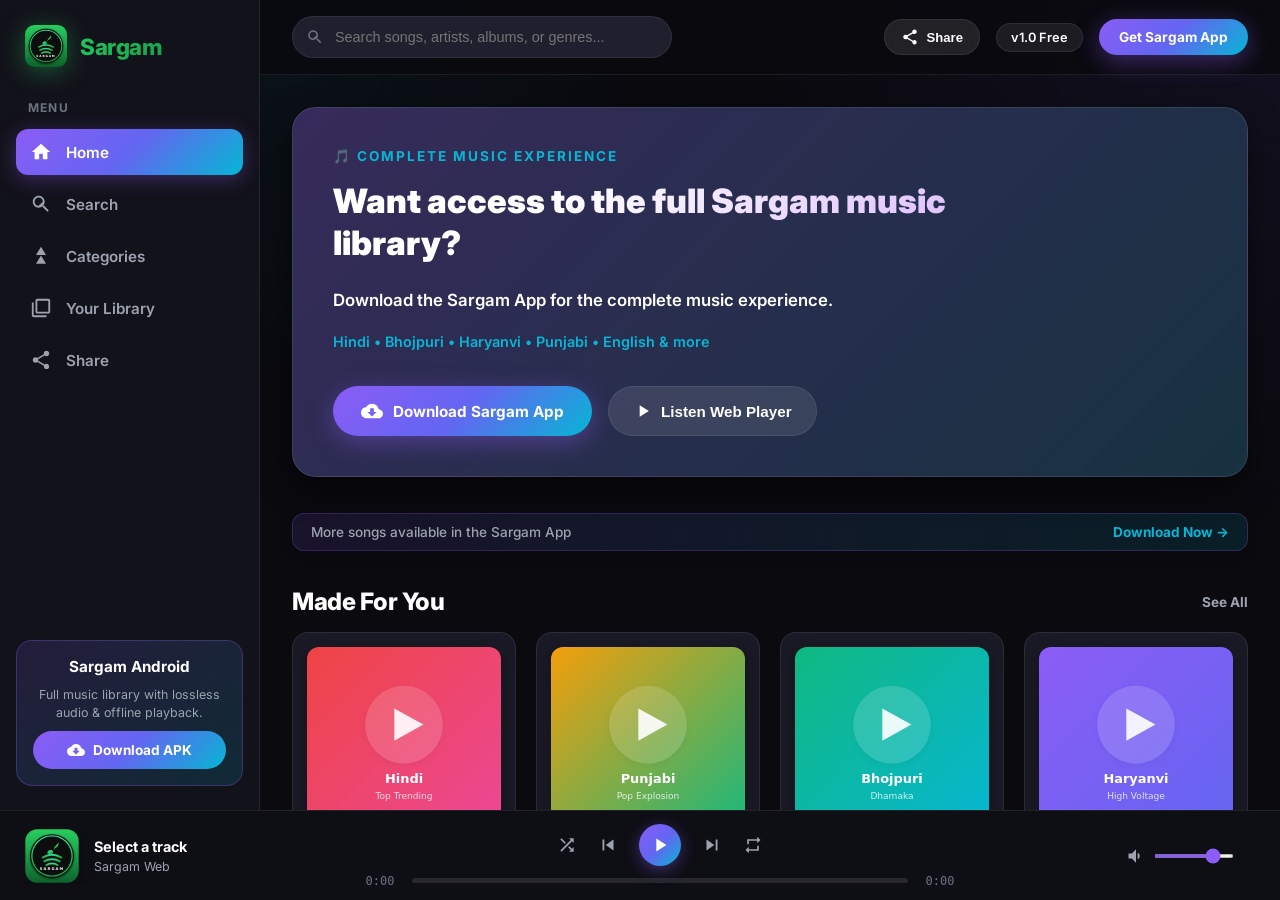
<file: index.html>
<!DOCTYPE html>
<html lang="en">
<head>
  <meta charset="UTF-8" />
  <base href="./" />
  <meta name="viewport" content="width=device-width, initial-scale=1.0"/>
  <title>Sargam Web - Stream Music Everywhere</title>
  <meta name="description" content="Sargam Web is a modern, responsive music streaming application for browser and mobile devices." />
  <link rel="icon" type="image/svg+xml" href="./assets/logo.svg" />

  <!-- Fonts -->
  <link rel="preconnect" href="https://fonts.googleapis.com">
  <link rel="preconnect" href="https://fonts.gstatic.com" crossorigin>
  <link href="https://fonts.googleapis.com/css2?family=Inter:wght@400;500;600;700;800;900&display=swap" rel="stylesheet">

  <!-- CSS Styles -->
  <link rel="stylesheet" href="./css/style.css" />
</head>
<body>

  <div id="app-container">

    <!-- ==========================================
         1. Left Sidebar Navigation (Desktop)
         ========================================== -->
    <aside id="sidebar">
      <a class="brand-logo" data-view="home">
        <img src="./assets/logo.svg" alt="Sargam Logo" />
        <h1>Sargam</h1>
      </a>

      <div class="nav-group">
        <div class="nav-title">Menu</div>
        <a class="nav-item active" data-view="home">
          <svg viewBox="0 0 24 24"><path d="M10 20v-6h4v6h5v-8h3L12 3 2 12h3v8z"/></svg>
          Home
        </a>
        <a class="nav-item" data-view="search">
          <svg viewBox="0 0 24 24"><path d="M15.5 14h-.79l-.28-.27C15.41 12.59 16 11.11 16 9.5 16 5.91 13.09 3 9.5 3S3 5.91 3 9.5 5.91 16 9.5 16c1.61 0 3.09-.59 4.23-1.57l.27.28v.79l5 4.99L20.49 19l-4.99-5zm-6 0C7.01 14 5 11.99 5 9.5S7.01 5 9.5 5 14 7.01 14 9.5 14z"/></svg>
          Search
        </a>
        <a class="nav-item" data-view="categories">
          <svg viewBox="0 0 24 24"><path d="M12 2l-5.5 9h11zM12 11.5l-5.5 9h11z"/></svg>
          Categories
        </a>
        <a class="nav-item" data-view="library">
          <svg viewBox="0 0 24 24"><path d="M4 6H2v14c0 1.1.9 2 2 2h14v-2H4V6zm16-4H8c-1.1 0-2 .9-2 2v12c0 1.1.9 2 2 2h12c1.1 0 2-.9 2-2V4c0-1.1-.9-2-2-2zm0 14H8V4h12v12z"/></svg>
          Your Library
        </a>
        <a class="nav-item btn-share-action" title="Share Sargam">
          <svg viewBox="0 0 24 24"><path d="M18 16.08c-.76 0-1.44.3-1.96.77L8.91 12.7c.05-.23.09-.46.09-.7s-.04-.47-.09-.7l7.05-4.11c.54.5 1.25.81 2.04.81 1.66 0 3-1.34 3-3s-1.34-3-3-3-3 1.34-3 3c0 .24.04.47.09.7L8.04 9.81C7.5 9.31 6.79 9 6 9c-1.66 0-3 1.34-3 3s1.34 3 3 3c.79 0 1.5-.31 2.04-.81l7.12 4.16c-.05.21-.08.43-.08.65 0 1.61 1.31 2.92 2.92 2.92s2.92-1.31 2.92-2.92c0-1.61-1.31-2.92-2.92-2.92z"/></svg>
          Share
        </a>
      </div>

      <!-- Android APK Download Sidebar Card -->
      <div class="apk-card">
        <h4>Sargam Android</h4>
        <p>Full music library with lossless audio & offline playback.</p>
        <a href="./downloads/app-foss-debug.apk" download="app-foss-debug.apk" class="btn-apk" style="text-decoration: none;">
          <svg width="18" height="18" viewBox="0 0 24 24" fill="currentColor">
            <path d="M19.35 10.04C18.67 6.59 15.64 4 12 4 9.11 4 6.6 5.64 5.35 8.04 2.34 8.36 0 10.91 0 14c0 3.31 2.69 6 6 6h13c2.76 0 5-2.24 5-5 0-2.64-2.05-4.78-4.65-4.96zM17 13l-5 5-5-5h3V9h4v4h3z"/>
          </svg>
          Download APK
        </a>
      </div>
    </aside>

    <!-- ==========================================
         2. Main Scrollable Content Area
         ========================================== -->
    <main id="main-content">

      <!-- Top Header Navigation Bar -->
      <header class="top-bar">
        <div class="search-box">
          <svg viewBox="0 0 24 24"><path d="M15.5 14h-.79l-.28-.27C15.41 12.59 16 11.11 16 9.5 16 5.91 13.09 3 9.5 3S3 5.91 3 9.5 5.91 16 9.5 16c1.61 0 3.09-.59 4.23-1.57l.27.28v.79l5 4.99L20.49 19l-4.99-5zm-6 0C7.01 14 5 11.99 5 9.5S7.01 5 9.5 5 14 7.01 14 9.5 14z"/></svg>
          <input type="text" id="main-search-input" placeholder="Search songs, artists, albums, or genres..." />
        </div>

        <div class="top-bar-actions">
          <button class="btn-secondary btn-share-action" title="Share Sargam" style="padding: 8px 16px; font-size: 0.82rem;">
            <svg width="18" height="18" viewBox="0 0 24 24" fill="currentColor"><path d="M18 16.08c-.76 0-1.44.3-1.96.77L8.91 12.7c.05-.23.09-.46.09-.7s-.04-.47-.09-.7l7.05-4.11c.54.5 1.25.81 2.04.81 1.66 0 3-1.34 3-3s-1.34-3-3-3-3 1.34-3 3c0 .24.04.47.09.7L8.04 9.81C7.5 9.31 6.79 9 6 9c-1.66 0-3 1.34-3 3s1.34 3 3 3c.79 0 1.5-.31 2.04-.81l7.12 4.16c-.05.21-.08.43-.08.65 0 1.61 1.31 2.92 2.92 2.92s2.92-1.31 2.92-2.92c0-1.61-1.31-2.92-2.92-2.92z"/></svg>
            Share
          </button>
          <span class="badge-tag">v1.0 Free</span>
          <a href="./downloads/app-foss-debug.apk" download="app-foss-debug.apk" class="btn-primary" style="padding: 10px 20px; font-size: 0.85rem; text-decoration: none;">
            Get Sargam App
          </a>
        </div>
      </header>

      <!-- View A: Home Page -->
      <section id="view-home" class="view-section active">

        <!-- Hero Banner -->
        <div class="hero-banner">
          <div class="hero-content" style="max-width: 680px;">
            <span class="hero-subtitle">🎵 Complete Music Experience</span>
            <h2 class="hero-title" style="font-size: 2.1rem; line-height: 1.25; margin-bottom: 8px;">Want access to the full Sargam music library?</h2>
            <p class="hero-desc" style="font-size: 1.05rem; font-weight: 600; color: #ffffff; margin-bottom: 4px;">
              Download the Sargam App for the complete music experience.
            </p>
            <p style="font-size: 0.9rem; color: var(--accent-cyan); font-weight: 600; margin-bottom: 12px;">
              Hindi • Bhojpuri • Haryanvi • Punjabi • English &amp; more
            </p>
            <div class="hero-buttons">
              <a href="./downloads/app-foss-debug.apk" download="app-foss-debug.apk" class="btn-primary" style="text-decoration: none; padding: 14px 28px;">
                <svg width="22" height="22" viewBox="0 0 24 24" fill="currentColor">
                  <path d="M19.35 10.04C18.67 6.59 15.64 4 12 4 9.11 4 6.6 5.64 5.35 8.04 2.34 8.36 0 10.91 0 14c0 3.31 2.69 6 6 6h13c2.76 0 5-2.24 5-5 0-2.64-2.05-4.78-4.65-4.96zM17 13l-5 5-5-5h3V9h4v4h3z"/>
                </svg>
                Download Sargam App
              </a>
              <button class="btn-secondary" onclick="UI.playAllTrending()">
                <svg width="20" height="20" viewBox="0 0 24 24" fill="currentColor"><path d="M8 5v14l11-7z"/></svg>
                Listen Web Player
              </button>
            </div>
          </div>
        </div>

        <!-- Small Unobtrusive App Download Banner -->
        <div class="search-promo-bar">
          <span>More songs available in the Sargam App</span>
          <a href="./downloads/app-foss-debug.apk" download="app-foss-debug.apk" class="search-promo-btn">
            Download Now →
          </a>
        </div>

        <!-- Featured Playlists Section -->
        <div>
          <div class="section-header">
            <h3 class="section-title">Made For You</h3>
            <span class="see-all" data-view="categories">See All</span>
          </div>
          <div id="featured-playlists-grid" class="grid-cards" style="margin-top: 16px;"></div>
        </div>

        <!-- Trending Songs Section -->
        <div>
          <div class="section-header">
            <h3 class="section-title">Trending Songs</h3>
            <span class="see-all" onclick="UI.playAllTrending()">Play All</span>
          </div>
          <div id="trending-songs-list" class="song-list" style="margin-top: 16px;"></div>
        </div>

        <!-- Popular Artists Section -->
        <div>
          <div class="section-header">
            <h3 class="section-title">Popular Artists</h3>
          </div>
          <div id="top-artists-grid" class="grid-cards" style="margin-top: 16px;"></div>
        </div>

        <!-- Featured Albums Section -->
        <div>
          <div class="section-header">
            <h3 class="section-title">Popular Albums</h3>
          </div>
          <div id="featured-albums-grid" class="grid-cards" style="margin-top: 16px;"></div>
        </div>

      </section>

      <!-- View B: Search & Explore Page -->
      <section id="view-search" class="view-section">

        <!-- Search Results -->
        <div id="search-results-section" style="display: none;">
          <div class="section-header">
            <h3 class="section-title">Search Results</h3>
          </div>
          <div class="search-promo-bar" style="margin-top: 12px;">
            <span>More songs available in the Sargam App</span>
            <a href="./downloads/app-foss-debug.apk" download="app-foss-debug.apk" class="search-promo-btn">
              Download Now →
            </a>
          </div>
          <div id="search-songs-results" class="song-list" style="margin-top: 16px;"></div>
        </div>

        <!-- Browse All Categories -->
        <div id="browse-categories-section">
          <div class="section-header">
            <h3 class="section-title">Browse Music Categories</h3>
          </div>
          <div id="browse-categories-grid" class="grid-cards" style="margin-top: 20px; grid-template-columns: repeat(auto-fill, minmax(220px, 1fr));"></div>
        </div>

      </section>

      <!-- View C: Categories Page -->
      <section id="view-categories" class="view-section">
        <div class="section-header">
          <h3 class="section-title">Music Categories & Genres</h3>
        </div>
        <p style="color: var(--text-muted); margin-top: -20px;">Pick a genre to explore curated tracks and artists.</p>
        <div id="all-categories-grid" class="grid-cards" style="grid-template-columns: repeat(auto-fill, minmax(220px, 1fr));"></div>
      </section>

      <!-- View D: Your Library Page -->
      <section id="view-library" class="view-section">
        <div class="section-header">
          <h3 class="section-title">Your Library</h3>
        </div>

        <div>
          <h4 style="font-size: 1.2rem; margin-bottom: 16px; font-weight: 700;">Liked Songs</h4>
          <div id="liked-songs-list" class="song-list"></div>
        </div>
      </section>

      <!-- View E: Sargam Android APK Download Page -->
      <section id="view-download" class="view-section">
        <div class="hero-banner" style="background: linear-gradient(135deg, rgba(139, 92, 246, 0.35) 0%, rgba(6, 182, 212, 0.25) 100%), var(--bg-card);">
          <div class="hero-content" style="max-width: 650px;">
            <span class="hero-subtitle">Android Application</span>
            <h2 class="hero-title">Download Sargam App for Android</h2>
            <p class="hero-desc">Enjoy full-featured offline music playback, background audio, synchronized lyrics, zero advertisement interruptions, and high fidelity playback directly on your Android phone.</p>
            <div class="hero-buttons">
              <a href="./downloads/app-foss-debug.apk" download="app-foss-debug.apk" class="btn-primary">
                <svg width="22" height="22" viewBox="0 0 24 24" fill="currentColor"><path d="M19.35 10.04C18.67 6.59 15.64 4 12 4 9.11 4 6.6 5.64 5.35 8.04 2.34 8.36 0 10.91 0 14c0 3.31 2.69 6 6 6h13c2.76 0 5-2.24 5-5 0-2.64-2.05-4.78-4.65-4.96zM17 13l-5 5-5-5h3V9h4v4h3z"/></svg>
                Download Sargam FOSS APK
              </a>
            </div>
          </div>
        </div>

        <div class="grid-cards" style="grid-template-columns: repeat(auto-fill, minmax(260px, 1fr)); gap: 24px; margin-top: 10px;">
          <div class="music-card" style="padding: 24px;">
            <h4 style="font-size: 1.1rem; color: var(--accent-cyan); margin-bottom: 8px;">🚀 Lossless Audio</h4>
            <p style="font-size: 0.88rem; color: var(--text-muted); line-height: 1.5;">High fidelity 320kbps and FLAC playback engine for audiophile listening experience.</p>
          </div>

          <div class="music-card" style="padding: 24px;">
            <h4 style="font-size: 1.1rem; color: var(--primary); margin-bottom: 8px;">🔒 Zero Ads</h4>
            <p style="font-size: 0.88rem; color: var(--text-muted); line-height: 1.5;">Pure music without any banner or audio advertisements interrupting your listening.</p>
          </div>

          <div class="music-card" style="padding: 24px;">
            <h4 style="font-size: 1.1rem; color: var(--accent-pink); margin-bottom: 8px;">📲 Offline Mode</h4>
            <p style="font-size: 0.88rem; color: var(--text-muted); line-height: 1.5;">Download your favorite tracks and playlists directly to local device storage.</p>
          </div>
        </div>
      </section>

    </main>

    <!-- ==========================================
         3. Fixed Bottom Audio Player Bar
         ========================================== -->
    <footer id="player-bar">

      <!-- Track Info -->
      <div class="player-track-info">
        <img id="player-cover" class="player-cover" src="./assets/logo.svg" alt="Now Playing Cover" />
        <div class="player-text">
          <div id="player-title" class="player-title">Select a track</div>
          <div id="player-artist" class="player-artist">Sargam Web</div>
        </div>
      </div>

      <!-- Controls & Progress Bar -->
      <div class="player-controls">
        <div class="control-buttons">
          <button id="btn-shuffle" class="btn-icon" title="Shuffle">
            <svg width="20" height="20" viewBox="0 0 24 24" fill="currentColor"><path d="M10.59 9.17L5.41 4 4 5.41l5.17 5.17 1.42-1.41zM14.5 4l2.04 2.04L4 18.59 5.41 20 17.96 7.45 20 9.5V4h-5.5zm.33 9.41l-1.41 1.41 3.13 3.13L14.5 20H20v-5.5l-2.04 2.04-3.13-3.13z"/></svg>
          </button>

          <button id="btn-prev" class="btn-icon" title="Previous">
            <svg width="22" height="22" viewBox="0 0 24 24" fill="currentColor"><path d="M6 6h2v12H6zm3.5 6l8.5 6V6z"/></svg>
          </button>

          <button id="btn-play-pause" class="btn-icon btn-play-pause" title="Play / Pause">
            <svg width="22" height="22" viewBox="0 0 24 24" fill="currentColor"><path d="M8 5v14l11-7z"/></svg>
          </button>

          <button id="btn-next" class="btn-icon" title="Next">
            <svg width="22" height="22" viewBox="0 0 24 24" fill="currentColor"><path d="M6 18l8.5-6L6 6v12zM16 6v12h2V6h-2z"/></svg>
          </button>

          <button id="btn-repeat" class="btn-icon" title="Repeat">
            <svg width="20" height="20" viewBox="0 0 24 24" fill="currentColor"><path d="M7 7h10v3l4-4-4-4v3H5v6h2V7zm10 10H7v-3l-4 4 4 4v-3h12v-6h-2v4z"/></svg>
          </button>
        </div>

        <div class="progress-container">
          <span id="curr-time" class="time-label">0:00</span>
          <div id="progress-bar" class="progress-bar">
            <div id="progress-fill" class="progress-fill"></div>
          </div>
          <span id="dur-time" class="time-label">0:00</span>
        </div>
      </div>

      <!-- Volume & Actions -->
      <div class="player-actions">
        <div class="volume-container">
          <svg width="20" height="20" viewBox="0 0 24 24" fill="currentColor" style="color: var(--text-muted);"><path d="M3 9v6h4l5 5V4L7 9H3zm13.5 3c0-1.77-1.02-3.29-2.5-4.03v8.05c1.48-.73 2.5-2.25 2.5-4.02z"/></svg>
          <input type="range" id="volume-slider" class="volume-slider" min="0" max="1" step="0.01" value="0.8" />
        </div>
      </div>

    </footer>

    <!-- ==========================================
         4. Mobile Bottom Navigation Bar
         ========================================== -->
    <nav id="mobile-bottom-nav">
      <a class="mobile-nav-item active" data-view="home">
        <svg viewBox="0 0 24 24"><path d="M10 20v-6h4v6h5v-8h3L12 3 2 12h3v8z"/></svg>
        Home
      </a>
      <a class="mobile-nav-item" data-view="search">
        <svg viewBox="0 0 24 24"><path d="M15.5 14h-.79l-.28-.27C15.41 12.59 16 11.11 16 9.5 16 5.91 13.09 3 9.5 3S3 5.91 3 9.5 5.91 16 9.5 16c1.61 0 3.09-.59 4.23-1.57l.27.28v.79l5 4.99L20.49 19l-4.99-5zm-6 0C7.01 14 5 11.99 5 9.5S7.01 5 9.5 5 14 7.01 14 9.5 14z"/></svg>
        Search
      </a>
      <a class="mobile-nav-item" data-view="library">
        <svg viewBox="0 0 24 24"><path d="M4 6H2v14c0 1.1.9 2 2 2h14v-2H4V6zm16-4H8c-1.1 0-2 .9-2 2v12c0 1.1.9 2 2 2h12c1.1 0 2-.9 2-2V4c0-1.1-.9-2-2-2zm0 14H8V4h12v12z"/></svg>
        Library
      </a>
      <a class="mobile-nav-item btn-share-action" title="Share Sargam">
        <svg viewBox="0 0 24 24"><path d="M18 16.08c-.76 0-1.44.3-1.96.77L8.91 12.7c.05-.23.09-.46.09-.7s-.04-.47-.09-.7l7.05-4.11c.54.5 1.25.81 2.04.81 1.66 0 3-1.34 3-3s-1.34-3-3-3-3 1.34-3 3c0 .24.04.47.09.7L8.04 9.81C7.5 9.31 6.79 9 6 9c-1.66 0-3 1.34-3 3s1.34 3 3 3c.79 0 1.5-.31 2.04-.81l7.12 4.16c-.05.21-.08.43-.08.65 0 1.61 1.31 2.92 2.92 2.92s2.92-1.31 2.92-2.92c0-1.61-1.31-2.92-2.92-2.92z"/></svg>
        Share
      </a>
      <a class="mobile-nav-item" data-view="download">
        <svg viewBox="0 0 24 24"><path d="M19.35 10.04C18.67 6.59 15.64 4 12 4 9.11 4 6.6 5.64 5.35 8.04 2.34 8.36 0 10.91 0 14c0 3.31 2.69 6 6 6h13c2.76 0 5-2.24 5-5 0-2.64-2.05-4.78-4.65-4.96zM17 13l-5 5-5-5h3V9h4v4h3z"/></svg>
        Get App
      </a>
    </nav>

  </div>

  <!-- JavaScript Modules -->
  <script src="./js/audius.js"></script>
  <script src="./js/data.js"></script>
  <script src="./js/player.js"></script>
  <script src="./js/ui.js"></script>
  <script src="./js/app.js"></script>
</body>
</html>
</file>
<file: css/style.css>
/* ==========================================================================
   Sargam Web - Dark Modern Music Streaming Stylesheet
   ========================================================================== */

:root {
  --bg-dark: #0a0a0f;
  --bg-surface: #12121a;
  --bg-card: #1a1a26;
  --bg-card-hover: #262638;
  --bg-glass: rgba(26, 26, 38, 0.7);
  --bg-input: #1f1f2e;

  --primary: #8b5cf6;
  --primary-hover: #7c3aed;
  --primary-gradient: linear-gradient(135deg, #8b5cf6 0%, #6366f1 50%, #06b6d4 100%);
  --accent-pink: #ec4899;
  --accent-cyan: #06b6d4;

  --text-main: #ffffff;
  --text-muted: #9ca3af;
  --text-sub: #6b7280;

  --border-color: rgba(255, 255, 255, 0.08);
  --radius-lg: 16px;
  --radius-md: 12px;
  --radius-sm: 8px;
  --radius-full: 9999px;

  --sidebar-width: 260px;
  --player-height: 90px;
  --bottom-nav-height: 60px;
  --transition-fast: 0.2s cubic-bezier(0.4, 0, 0.2, 1);
  --shadow-lg: 0 12px 32px rgba(0, 0, 0, 0.5);
}

*, *::before, *::after {
  box-sizing: border-box;
  margin: 0;
  padding: 0;
  -webkit-font-smoothing: antialiased;
}

html, body {
  font-family: 'Inter', system-ui, -apple-system, BlinkMacSystemFont, "Segoe UI", Roboto, sans-serif;
  background-color: var(--bg-dark);
  color: var(--text-main);
  height: 100%;
  width: 100%;
  max-width: 100vw;
  overflow-x: hidden;
  user-select: none;
}

/* Scrollbar Customization */
::-webkit-scrollbar {
  width: 8px;
  height: 8px;
}
::-webkit-scrollbar-track {
  background: transparent;
}
::-webkit-scrollbar-thumb {
  background: rgba(255, 255, 255, 0.15);
  border-radius: 4px;
}
::-webkit-scrollbar-thumb:hover {
  background: rgba(255, 255, 255, 0.3);
}

/* Layout App Container */
#app-container {
  display: grid;
  grid-template-columns: var(--sidebar-width) 1fr;
  grid-template-rows: 1fr var(--player-height);
  height: 100vh;
  width: 100%;
  max-width: 100vw;
  background-color: var(--bg-dark);
  overflow-x: hidden;
}

/* ==========================================================================
   Sidebar Navigation
   ========================================================================== */
#sidebar {
  grid-column: 1 / 2;
  grid-row: 1 / 2;
  background-color: var(--bg-surface);
  border-right: 1px solid var(--border-color);
  display: flex;
  flex-direction: column;
  padding: 24px 16px;
  gap: 32px;
  z-index: 10;
  overflow-y: auto;
}

.brand-logo {
  display: flex;
  align-items: center;
  gap: 12px;
  padding: 0 8px;
  cursor: pointer;
  text-decoration: none;
}

.brand-logo img {
  width: 44px;
  height: 44px;
  border-radius: 10px;
  filter: drop-shadow(0 4px 12px rgba(34, 197, 94, 0.4));
}

.brand-logo h1 {
  font-size: 1.4rem;
  font-weight: 800;
  letter-spacing: -0.5px;
  background: linear-gradient(135deg, #22c55e 0%, #16a34a 100%);
  -webkit-background-clip: text;
  -webkit-text-fill-color: transparent;
}

.nav-group {
  display: flex;
  flex-direction: column;
  gap: 6px;
}

.nav-title {
  font-size: 0.75rem;
  text-transform: uppercase;
  letter-spacing: 1.2px;
  color: var(--text-sub);
  margin-bottom: 8px;
  padding-left: 12px;
  font-weight: 700;
}

.nav-item {
  display: flex;
  align-items: center;
  gap: 14px;
  padding: 12px 14px;
  border-radius: var(--radius-md);
  color: var(--text-muted);
  font-weight: 600;
  font-size: 0.95rem;
  cursor: pointer;
  transition: all var(--transition-fast);
  text-decoration: none;
}

.nav-item svg {
  width: 22px;
  height: 22px;
  fill: currentColor;
}

.nav-item:hover, .nav-item.active {
  color: var(--text-main);
  background-color: rgba(255, 255, 255, 0.06);
}

.nav-item.active {
  background: var(--primary-gradient);
  color: #ffffff;
  box-shadow: 0 4px 20px rgba(139, 92, 246, 0.35);
}

.apk-card {
  margin-top: auto;
  background: linear-gradient(145deg, rgba(139, 92, 246, 0.15), rgba(6, 182, 212, 0.15));
  border: 1px solid rgba(139, 92, 246, 0.3);
  border-radius: var(--radius-lg);
  padding: 16px;
  text-align: center;
  display: flex;
  flex-direction: column;
  gap: 10px;
}

.apk-card h4 {
  font-size: 0.95rem;
  font-weight: 700;
}

.apk-card p {
  font-size: 0.78rem;
  color: var(--text-muted);
  line-height: 1.4;
}

.btn-apk {
  display: flex;
  align-items: center;
  justify-content: center;
  gap: 8px;
  background: var(--primary-gradient);
  color: #fff;
  padding: 10px 14px;
  border-radius: var(--radius-full);
  font-size: 0.85rem;
  font-weight: 700;
  cursor: pointer;
  border: none;
  transition: transform var(--transition-fast), box-shadow var(--transition-fast);
}

.btn-apk:hover {
  transform: translateY(-2px);
  box-shadow: 0 6px 20px rgba(139, 92, 246, 0.4);
}

/* ==========================================================================
   Main Content Area
   ========================================================================== */
#main-content {
  grid-column: 2 / 3;
  grid-row: 1 / 2;
  overflow-y: auto;
  overflow-x: hidden;
  display: flex;
  flex-direction: column;
  position: relative;
  width: 100%;
  max-width: 100%;
  background: radial-gradient(circle at top right, rgba(139, 92, 246, 0.08), transparent 40%),
              radial-gradient(circle at top left, rgba(6, 182, 212, 0.05), transparent 30%);
}

/* Top Navbar */
.top-bar {
  position: sticky;
  top: 0;
  z-index: 20;
  display: flex;
  align-items: center;
  justify-content: space-between;
  padding: 16px 32px;
  background: rgba(10, 10, 15, 0.85);
  backdrop-filter: blur(16px);
  border-bottom: 1px solid var(--border-color);
  width: 100%;
  box-sizing: border-box;
}

.search-box {
  position: relative;
  width: 380px;
  max-width: 100%;
}

.search-box input {
  width: 100%;
  padding: 12px 16px 12px 42px;
  background-color: var(--bg-input);
  border: 1px solid var(--border-color);
  border-radius: var(--radius-full);
  color: var(--text-main);
  font-size: 0.9rem;
  outline: none;
  transition: border-color var(--transition-fast), box-shadow var(--transition-fast);
  box-sizing: border-box;
}

.search-box input:focus {
  border-color: var(--primary);
  box-shadow: 0 0 0 3px rgba(139, 92, 246, 0.2);
}

.search-box svg {
  position: absolute;
  left: 14px;
  top: 50%;
  transform: translateY(-50%);
  width: 18px;
  height: 18px;
  fill: var(--text-sub);
}

.top-bar-actions {
  display: flex;
  align-items: center;
  gap: 16px;
}

.badge-tag {
  background: rgba(255, 255, 255, 0.08);
  color: var(--text-main);
  padding: 6px 14px;
  border-radius: var(--radius-full);
  font-size: 0.8rem;
  font-weight: 600;
  border: 1px solid var(--border-color);
}

/* Unobtrusive Search & Music Promo Bar */
.search-promo-bar {
  display: flex;
  align-items: center;
  justify-content: space-between;
  background: linear-gradient(90deg, rgba(139, 92, 246, 0.12) 0%, rgba(6, 182, 212, 0.12) 100%);
  border: 1px solid rgba(139, 92, 246, 0.25);
  border-radius: var(--radius-md);
  padding: 10px 18px;
  font-size: 0.85rem;
  color: var(--text-main);
  box-shadow: 0 4px 12px rgba(0, 0, 0, 0.15);
  width: 100%;
  box-sizing: border-box;
}

.search-promo-bar span {
  font-weight: 500;
  color: var(--text-muted);
}

.search-promo-btn {
  color: var(--accent-cyan);
  font-weight: 700;
  text-decoration: none;
  display: inline-flex;
  align-items: center;
  gap: 4px;
  transition: color var(--transition-fast), transform var(--transition-fast);
}

.search-promo-btn:hover {
  color: #ffffff;
  transform: translateX(3px);
}

/* Main Views Container */
.view-section {
  display: none;
  padding: 32px;
  flex-direction: column;
  gap: 36px;
  animation: fadeIn 0.3s ease-out;
  width: 100%;
  max-width: 100%;
  box-sizing: border-box;
}

.view-section.active {
  display: flex;
}

@keyframes fadeIn {
  from { opacity: 0; transform: translateY(8px); }
  to { opacity: 1; transform: translateY(0); }
}

/* Hero Section */
.hero-banner {
  position: relative;
  background: linear-gradient(135deg, rgba(139, 92, 246, 0.25) 0%, rgba(6, 182, 212, 0.15) 100%),
              var(--bg-card);
  border: 1px solid rgba(255, 255, 255, 0.1);
  border-radius: 24px;
  padding: 40px;
  display: flex;
  align-items: center;
  justify-content: space-between;
  overflow: hidden;
  box-shadow: var(--shadow-lg);
  width: 100%;
  box-sizing: border-box;
}

.hero-content {
  max-width: 550px;
  z-index: 2;
  display: flex;
  flex-direction: column;
  gap: 16px;
  width: 100%;
}

.hero-subtitle {
  font-size: 0.85rem;
  font-weight: 700;
  text-transform: uppercase;
  letter-spacing: 2px;
  color: var(--accent-cyan);
}

.hero-title {
  font-size: 2.5rem;
  font-weight: 900;
  line-height: 1.15;
  background: linear-gradient(135deg, #ffffff 30%, #d8b4fe 100%);
  -webkit-background-clip: text;
  -webkit-text-fill-color: transparent;
  word-break: break-word;
}

.hero-desc {
  font-size: 0.95rem;
  color: var(--text-muted);
  line-height: 1.5;
}

.hero-buttons {
  display: flex;
  align-items: center;
  gap: 16px;
  margin-top: 8px;
  flex-wrap: wrap;
}

.btn-primary {
  display: inline-flex;
  align-items: center;
  gap: 10px;
  background: var(--primary-gradient);
  color: #ffffff;
  padding: 14px 28px;
  border-radius: var(--radius-full);
  font-weight: 700;
  font-size: 0.95rem;
  border: none;
  cursor: pointer;
  box-shadow: 0 6px 24px rgba(139, 92, 246, 0.4);
  transition: transform var(--transition-fast), box-shadow var(--transition-fast);
}

.btn-primary:hover {
  transform: scale(1.04);
  box-shadow: 0 8px 30px rgba(139, 92, 246, 0.6);
}

.btn-secondary {
  display: inline-flex;
  align-items: center;
  gap: 8px;
  background: rgba(255, 255, 255, 0.1);
  color: #ffffff;
  padding: 14px 24px;
  border-radius: var(--radius-full);
  font-weight: 600;
  font-size: 0.95rem;
  border: 1px solid var(--border-color);
  cursor: pointer;
  transition: background var(--transition-fast);
}

.btn-secondary:hover {
  background: rgba(255, 255, 255, 0.2);
}

/* Content Headings & Grids */
.section-header {
  display: flex;
  align-items: center;
  justify-content: space-between;
  width: 100%;
}

.section-title {
  font-size: 1.5rem;
  font-weight: 800;
  letter-spacing: -0.5px;
}

.see-all {
  font-size: 0.85rem;
  font-weight: 700;
  color: var(--text-muted);
  cursor: pointer;
  transition: color var(--transition-fast);
}

.see-all:hover {
  color: var(--primary);
}

/* Responsive Grid layouts */
.grid-cards {
  display: grid;
  grid-template-columns: repeat(auto-fill, minmax(180px, 1fr));
  gap: 20px;
  width: 100%;
  box-sizing: border-box;
}

/* Card Styling */
.music-card {
  background-color: var(--bg-card);
  border: 1px solid var(--border-color);
  border-radius: var(--radius-lg);
  padding: 14px;
  display: flex;
  flex-direction: column;
  gap: 12px;
  cursor: pointer;
  position: relative;
  transition: transform var(--transition-fast), background-color var(--transition-fast), border-color var(--transition-fast);
  width: 100%;
  box-sizing: border-box;
}

.music-card:hover {
  background-color: var(--bg-card-hover);
  border-color: rgba(139, 92, 246, 0.3);
  transform: translateY(-4px);
}

.card-img-wrapper {
  position: relative;
  width: 100%;
  aspect-ratio: 1 / 1;
  border-radius: var(--radius-md);
  overflow: hidden;
  box-shadow: 0 4px 16px rgba(0, 0, 0, 0.3);
}

.card-img-wrapper img {
  width: 100%;
  height: 100%;
  object-fit: cover;
  transition: transform 0.3s ease;
}

.music-card:hover .card-img-wrapper img {
  transform: scale(1.05);
}

.card-play-btn {
  position: absolute;
  right: 12px;
  bottom: 12px;
  width: 44px;
  height: 44px;
  border-radius: 50%;
  background: var(--primary-gradient);
  display: flex;
  align-items: center;
  justify-content: center;
  box-shadow: 0 8px 20px rgba(0, 0, 0, 0.5);
  opacity: 0;
  transform: translateY(10px);
  transition: all var(--transition-fast);
}

.music-card:hover .card-play-btn {
  opacity: 1;
  transform: translateY(0);
}

.card-play-btn svg {
  width: 20px;
  height: 20px;
  fill: #ffffff;
  margin-left: 2px;
}

.card-info {
  display: flex;
  flex-direction: column;
  gap: 4px;
  overflow: hidden;
  width: 100%;
}

.card-title {
  font-size: 0.95rem;
  font-weight: 700;
  white-space: nowrap;
  overflow: hidden;
  text-overflow: ellipsis;
}

.card-subtitle {
  font-size: 0.8rem;
  color: var(--text-muted);
  white-space: nowrap;
  overflow: hidden;
  text-overflow: ellipsis;
}

/* Category Cards Grid */
.category-card {
  height: 120px;
  border-radius: var(--radius-lg);
  padding: 16px;
  position: relative;
  overflow: hidden;
  cursor: pointer;
  display: flex;
  flex-direction: column;
  justify-content: space-between;
  transition: transform var(--transition-fast);
  width: 100%;
  box-sizing: border-box;
}

.category-card:hover {
  transform: scale(1.03);
}

.category-title {
  font-size: 1.1rem;
  font-weight: 800;
  color: #ffffff;
  z-index: 2;
}

.category-icon {
  font-size: 2.8rem;
  position: absolute;
  right: -6px;
  bottom: -6px;
  transform: rotate(15deg);
  opacity: 0.85;
}

/* Songs List Table */
.song-list {
  display: flex;
  flex-direction: column;
  gap: 4px;
  width: 100%;
}

.song-row {
  display: grid;
  grid-template-columns: 40px 1fr 180px 80px 50px;
  align-items: center;
  padding: 10px 16px;
  border-radius: var(--radius-md);
  cursor: pointer;
  transition: background-color var(--transition-fast);
  width: 100%;
  box-sizing: border-box;
}

.song-row:hover {
  background-color: rgba(255, 255, 255, 0.06);
}

.song-row.playing {
  background-color: rgba(139, 92, 246, 0.15);
  color: var(--primary);
}

.song-index {
  font-size: 0.9rem;
  color: var(--text-sub);
  font-weight: 600;
}

.song-details {
  display: flex;
  align-items: center;
  gap: 14px;
  min-width: 0;
  overflow: hidden;
}

.song-thumb {
  width: 44px;
  height: 44px;
  border-radius: var(--radius-sm);
  object-fit: cover;
  flex-shrink: 0;
}

.song-meta {
  display: flex;
  flex-direction: column;
  gap: 2px;
  min-width: 0;
  overflow: hidden;
}

.song-name {
  font-size: 0.95rem;
  font-weight: 600;
  white-space: nowrap;
  overflow: hidden;
  text-overflow: ellipsis;
}

.song-artist {
  font-size: 0.8rem;
  color: var(--text-muted);
  white-space: nowrap;
  overflow: hidden;
  text-overflow: ellipsis;
}

.song-album {
  font-size: 0.85rem;
  color: var(--text-muted);
  white-space: nowrap;
  overflow: hidden;
  text-overflow: ellipsis;
}

.song-duration {
  font-size: 0.85rem;
  color: var(--text-sub);
  text-align: right;
}

.song-like-btn {
  background: none;
  border: none;
  cursor: pointer;
  color: var(--text-sub);
  display: flex;
  align-items: center;
  justify-content: center;
  transition: color var(--transition-fast);
}

.song-like-btn.liked {
  color: var(--accent-pink);
}

/* ==========================================================================
   Bottom Music Player
   ========================================================================== */
#player-bar {
  grid-column: 1 / -1;
  grid-row: 2 / 3;
  background: rgba(15, 15, 23, 0.95);
  backdrop-filter: blur(20px);
  border-top: 1px solid var(--border-color);
  display: grid;
  grid-template-columns: 280px 1fr 240px;
  align-items: center;
  padding: 0 24px;
  z-index: 100;
  width: 100%;
  box-sizing: border-box;
}

/* Track Info Left */
.player-track-info {
  display: flex;
  align-items: center;
  gap: 14px;
  overflow: hidden;
  min-width: 0;
}

.player-cover {
  width: 56px;
  height: 56px;
  border-radius: var(--radius-sm);
  object-fit: cover;
  box-shadow: 0 4px 12px rgba(0, 0, 0, 0.4);
  flex-shrink: 0;
}

.player-text {
  display: flex;
  flex-direction: column;
  gap: 4px;
  overflow: hidden;
  min-width: 0;
}

.player-title {
  font-size: 0.9rem;
  font-weight: 700;
  white-space: nowrap;
  overflow: hidden;
  text-overflow: ellipsis;
}

.player-artist {
  font-size: 0.78rem;
  color: var(--text-muted);
  white-space: nowrap;
  overflow: hidden;
  text-overflow: ellipsis;
}

/* Player Controls Center */
.player-controls {
  display: flex;
  flex-direction: column;
  align-items: center;
  gap: 8px;
  max-width: 600px;
  margin: 0 auto;
  width: 100%;
}

.control-buttons {
  display: flex;
  align-items: center;
  gap: 20px;
}

.btn-icon {
  background: none;
  border: none;
  color: var(--text-muted);
  cursor: pointer;
  display: flex;
  align-items: center;
  justify-content: center;
  transition: color var(--transition-fast), transform var(--transition-fast);
}

.btn-icon:hover {
  color: var(--text-main);
}

.btn-icon.active {
  color: var(--primary);
}

.btn-play-pause {
  width: 42px;
  height: 42px;
  border-radius: 50%;
  background: var(--primary-gradient);
  color: #ffffff;
  box-shadow: 0 4px 16px rgba(139, 92, 246, 0.4);
  transition: transform var(--transition-fast);
  flex-shrink: 0;
}

.btn-play-pause:hover {
  transform: scale(1.08);
}

/* Progress bar */
.progress-container {
  display: flex;
  align-items: center;
  gap: 12px;
  width: 100%;
}

.time-label {
  font-size: 0.75rem;
  color: var(--text-sub);
  width: 40px;
  text-align: center;
  font-family: monospace;
}

.progress-bar {
  flex: 1;
  height: 5px;
  background: rgba(255, 255, 255, 0.1);
  border-radius: var(--radius-full);
  position: relative;
  cursor: pointer;
  overflow: hidden;
}

.progress-fill {
  height: 100%;
  background: var(--primary-gradient);
  border-radius: var(--radius-full);
  width: 0%;
  transition: width 0.1s linear;
}

/* Player Actions Right */
.player-actions {
  display: flex;
  align-items: center;
  justify-content: flex-end;
  gap: 16px;
}

.volume-container {
  display: flex;
  align-items: center;
  gap: 8px;
  width: 130px;
}

.volume-slider {
  width: 80px;
  height: 4px;
  accent-color: var(--primary);
  cursor: pointer;
}

/* ==========================================================================
   Mobile Navigation Bar & Responsive Media Queries
   ========================================================================== */
#mobile-bottom-nav {
  display: none;
  position: fixed;
  bottom: 0;
  left: 0;
  right: 0;
  width: 100%;
  height: var(--bottom-nav-height);
  background: rgba(15, 15, 23, 0.98);
  backdrop-filter: blur(20px);
  border-top: 1px solid var(--border-color);
  z-index: 150;
  justify-content: space-around;
  align-items: center;
  box-sizing: border-box;
}

.mobile-nav-item {
  display: flex;
  flex-direction: column;
  align-items: center;
  gap: 4px;
  color: var(--text-muted);
  font-size: 0.7rem;
  font-weight: 600;
  text-decoration: none;
  cursor: pointer;
}

.mobile-nav-item svg {
  width: 22px;
  height: 22px;
  fill: currentColor;
}

.mobile-nav-item.active {
  color: var(--primary);
}

/* Media Query: Tablets and Mobile Devices */
@media (max-width: 900px) {
  #app-container {
    grid-template-columns: 1fr;
    grid-template-rows: 1fr;
    height: 100vh;
    width: 100%;
  }

  #sidebar {
    display: none;
  }

  #main-content {
    grid-column: 1 / -1;
    grid-row: 1 / -1;
    width: 100%;
    max-width: 100vw;
  }

  .view-section {
    padding: 20px 16px 140px 16px;
    gap: 24px;
  }

  .song-row {
    grid-template-columns: 28px 1fr 50px 36px;
    padding: 8px 10px;
  }

  .song-album {
    display: none;
  }

  .top-bar {
    padding: 12px 16px;
  }

  .search-box {
    width: 100%;
    max-width: 100%;
  }

  .hero-banner {
    padding: 24px;
    flex-direction: column;
    text-align: left;
  }

  .hero-title {
    font-size: 1.8rem;
  }

  #player-bar {
    position: fixed;
    bottom: var(--bottom-nav-height, 60px);
    left: 0;
    right: 0;
    width: 100%;
    height: 64px;
    padding: 0 16px;
    display: flex;
    align-items: center;
    justify-content: space-between;
    background: rgba(18, 18, 26, 0.98);
    backdrop-filter: blur(16px);
    border-top: 1px solid var(--border-color);
    z-index: 140;
    box-sizing: border-box;
  }

  .player-track-info {
    flex: 1;
    min-width: 0;
  }

  .player-controls {
    width: auto;
    max-width: none;
    margin: 0;
    flex-direction: row;
  }

  .progress-container, .player-actions, #btn-shuffle, #btn-repeat {
    display: none;
  }

  .control-buttons {
    gap: 12px;
  }

  #mobile-bottom-nav {
    display: flex;
  }
}

/* Media Query: Compact Mobile Devices (320px–480px / e.g. 360x800, 390x844) */
@media (max-width: 600px) {
  .top-bar {
    padding: 10px 12px;
    gap: 10px;
    flex-wrap: wrap;
  }

  .top-bar-actions {
    width: 100%;
    justify-content: space-between;
    order: 1;
  }

  .search-box {
    order: 2;
    width: 100%;
  }

  .badge-tag {
    font-size: 0.72rem;
    padding: 4px 10px;
  }

  .view-section {
    padding: 14px 12px 140px 12px;
    gap: 20px;
  }

  .hero-banner {
    padding: 20px 16px;
    border-radius: 16px;
    text-align: left;
  }

  .hero-content {
    gap: 10px;
  }

  .hero-title {
    font-size: 1.35rem;
    line-height: 1.25;
  }

  .hero-subtitle {
    font-size: 0.72rem;
    letter-spacing: 1px;
  }

  .hero-desc {
    font-size: 0.82rem;
  }

  .hero-buttons {
    flex-direction: column;
    width: 100%;
    gap: 8px;
  }

  .hero-buttons .btn-primary,
  .hero-buttons .btn-secondary {
    width: 100%;
    justify-content: center;
    padding: 12px 16px;
    font-size: 0.88rem;
    box-sizing: border-box;
  }

  .search-promo-bar {
    padding: 8px 12px;
    font-size: 0.78rem;
    gap: 8px;
  }

  .search-promo-btn {
    white-space: nowrap;
  }

  .grid-cards {
    grid-template-columns: repeat(2, 1fr) !important;
    gap: 10px !important;
  }

  .music-card {
    padding: 10px;
    border-radius: 12px;
  }

  .card-title {
    font-size: 0.85rem;
  }

  .card-subtitle {
    font-size: 0.75rem;
  }

  .category-card {
    height: 85px;
    padding: 10px;
  }

  .category-title {
    font-size: 0.9rem;
  }

  .category-icon {
    font-size: 1.8rem;
  }

  .song-row {
    grid-template-columns: 24px 1fr 42px 32px;
    padding: 8px 6px;
    gap: 6px;
  }

  .song-index {
    font-size: 0.78rem;
  }

  .song-thumb {
    width: 38px;
    height: 38px;
    min-width: 38px;
  }

  .song-name {
    font-size: 0.85rem;
  }

  .song-artist {
    font-size: 0.72rem;
  }

  .song-duration {
    font-size: 0.75rem;
  }

  .section-title {
    font-size: 1.25rem;
  }

  #player-bar {
    height: 60px;
    bottom: 60px;
    padding: 0 10px;
  }

  .player-cover {
    width: 38px;
    height: 38px;
    min-width: 38px;
  }

  .player-title {
    font-size: 0.8rem;
  }

  .player-artist {
    font-size: 0.7rem;
  }

  .btn-play-pause {
    width: 34px;
    height: 34px;
  }
}

/* Toast Notification Popup */
#toast-notification {
  position: fixed;
  top: 24px;
  left: 50%;
  transform: translateX(-50%) translateY(-20px);
  background: linear-gradient(135deg, #8b5cf6 0%, #06b6d4 100%);
  color: #ffffff;
  padding: 12px 24px;
  border-radius: var(--radius-full);
  font-size: 0.9rem;
  font-weight: 700;
  box-shadow: 0 8px 24px rgba(0, 0, 0, 0.5);
  z-index: 1000;
  opacity: 0;
  pointer-events: none;
  transition: opacity 0.3s cubic-bezier(0.4, 0, 0.2, 1), transform 0.3s cubic-bezier(0.4, 0, 0.2, 1);
}

#toast-notification.show {
  opacity: 1;
  transform: translateX(-50%) translateY(0);
}
</file>
